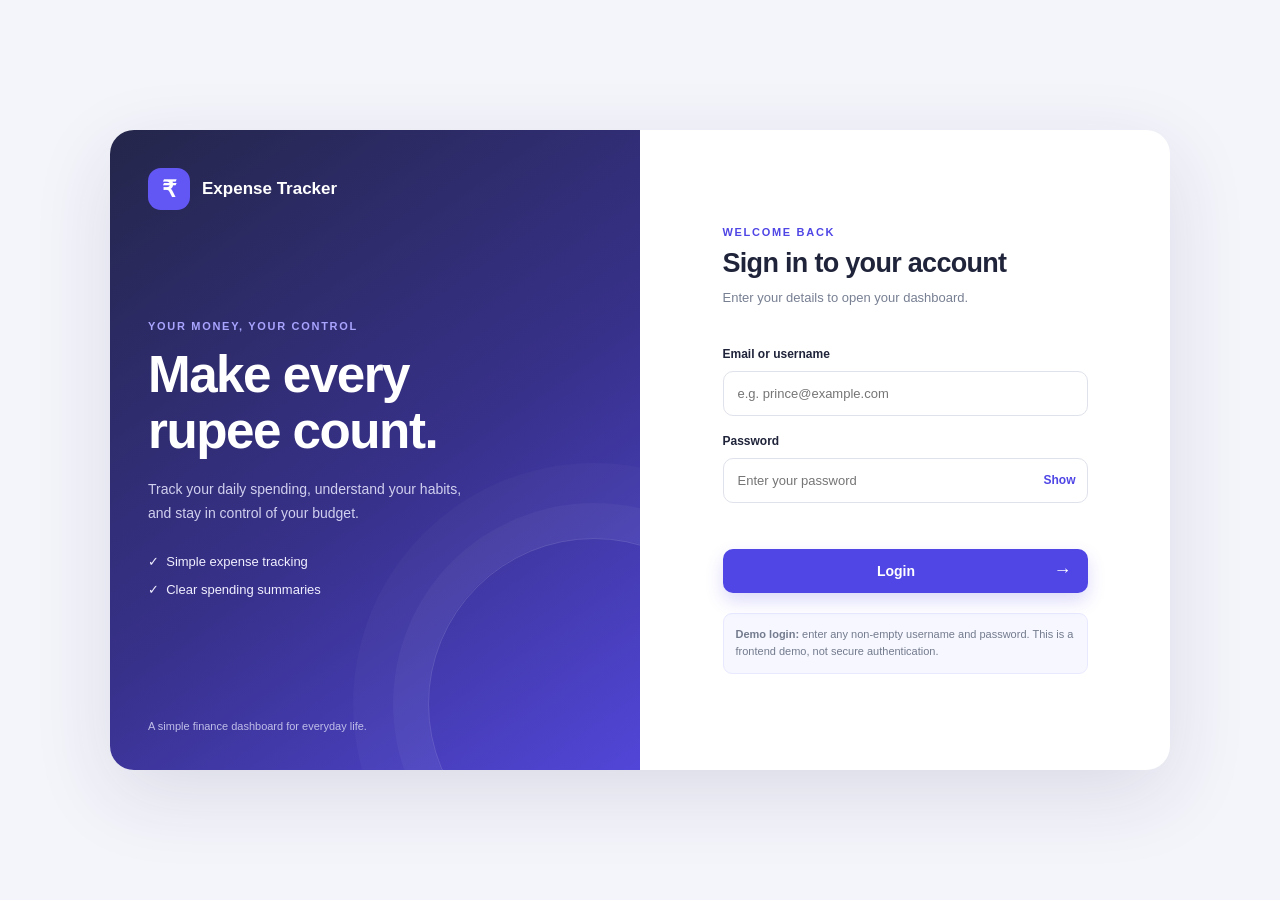
<file: frontend/index.html>
<!DOCTYPE html>
<html lang="en">
<head>
    <meta charset="UTF-8">
    <meta name="viewport" content="width=device-width, initial-scale=1.0">
    <title>Expense Tracker</title>
    <link rel="stylesheet" href="style.css">
<script>if(sessionStorage.getItem("expenseTrackerLoggedIn")!=="true"){window.location.replace("login.html");}</script>
</head>
<body>

<div class="app">
    <aside class="sidebar">
        <div class="brand">
            <div class="brand-icon">₹</div>
            <div>
                <h2>Expense Tracker</h2>
                <p>Manage your money</p>
            </div>
        </div>

        <nav>
            <button class="nav-item active" data-section="dashboard">⌂ <span>Dashboard</span></button>
            <button class="nav-item" data-section="add">＋ <span>Add Expense</span></button>
            <button class="nav-item" data-section="history">▤ <span>Expense History</span></button>
        </nav>

        <div class="sidebar-bottom">
            <p>Mini Java Project</p>
            <small>Simple • Fast • Useful</small>
        </div>
    </aside>

    <main class="main">
        <header class="topbar">
            <div>
                <p class="eyebrow">PERSONAL FINANCE</p>
                <h1 id="pageTitle">Dashboard</h1>
            </div>
            <div class="topbar-actions"><button class="secondary-btn" id="logoutBtn" type="button">Log out</button><button class="primary-btn" id="topAddBtn">＋ Add Expense</button></div>
        </header>

        <section id="dashboard" class="section active-section">
            <div class="cards">
                <div class="card">
                    <div class="card-icon green">₹</div>
                    <div>
                        <p>Total Expenses</p>
                        <h2 id="totalAmount">₹0.00</h2>
                    </div>
                </div>

                <div class="card">
                    <div class="card-icon blue">#</div>
                    <div>
                        <p>Transactions</p>
                        <h2 id="transactionCount">0</h2>
                    </div>
                </div>

                <div class="card">
                    <div class="card-icon purple">⌁</div>
                    <div>
                        <p>Average Expense</p>
                        <h2 id="averageAmount">₹0.00</h2>
                    </div>
                </div>
            </div>

            <div class="content-grid">
                <div class="panel">
                    <div class="panel-heading">
                        <div>
                            <h2>Recent Expenses</h2>
                            <p>Your latest transactions</p>
                        </div>
                        <button class="text-btn" id="viewAllBtn">View all</button>
                    </div>
                    <div id="recentExpenses" class="expense-list"></div>
                </div>

                <div class="panel">
                    <div class="panel-heading">
                        <div>
                            <h2>Categories</h2>
                            <p>Where your money goes</p>
                        </div>
                    </div>
                    <div id="categoryList" class="category-list"></div>
                </div>
            </div>
        </section>

        <section id="add" class="section">
            <div class="form-panel">
                <div class="panel-heading">
                    <div>
                        <h2>Add New Expense</h2>
                        <p>Enter the details of your expense</p>
                    </div>
                </div>

                <form id="expenseForm">
                    <div class="form-grid">
                        <div class="form-group">
                            <label for="amount">Amount (₹)</label>
                            <input type="number" id="amount" min="1" step="0.01" placeholder="e.g. 250" required>
                        </div>

                        <div class="form-group">
                            <label for="category">Category</label>
                            <select id="category" required>
                                <option value="">Select category</option>
                                <option>Food</option>
                                <option>Travel</option>
                                <option>Shopping</option>
                                <option>Education</option>
                                <option>Entertainment</option>
                                <option>Bills</option>
                                <option>Health</option>
                                <option>Other</option>
                            </select>
                        </div>

                        <div class="form-group full">
                            <label for="description">Description</label>
                            <input type="text" id="description" maxlength="60" placeholder="e.g. Lunch with friends" required>
                        </div>

                        <div class="form-group">
                            <label for="date">Date</label>
                            <input type="date" id="date" required>
                        </div>
                    </div>

                    <div class="form-actions">
                        <button type="button" class="secondary-btn" id="cancelBtn">Cancel</button>
                        <button type="submit" class="primary-btn">＋ Add Expense</button>
                    </div>
                </form>
            </div>
        </section>

        <section id="history" class="section">
            <div class="panel">
                <div class="panel-heading">
                    <div>
                        <h2>Expense History</h2>
                        <p>All your recorded expenses</p>
                    </div>
                </div>

                <div class="table-wrap">
                    <table>
                        <thead>
                            <tr>
                                <th>Date</th>
                                <th>Description</th>
                                <th>Category</th>
                                <th>Amount</th>
                                <th>Action</th>
                            </tr>
                        </thead>
                        <tbody id="expenseTable"></tbody>
                    </table>
                </div>
                <div id="emptyHistory" class="empty hidden">No expenses added yet.</div>
            </div>
        </section>
    </main>
</div>

<div id="toast" class="toast"></div>

<script src="script.js"></script>
</body>
</html>
</file>
<file: frontend/style.css>
* {
    box-sizing: border-box;
    margin: 0;
    padding: 0;
}

:root {
    --primary: #4f46e5;
    --primary-dark: #4338ca;
    --bg: #f6f7fb;
    --white: #ffffff;
    --text: #1f2937;
    --muted: #7b8494;
    --border: #e7e9ef;
    --danger: #ef4444;
}

body {
    font-family: Arial, Helvetica, sans-serif;
    background: var(--bg);
    color: var(--text);
}

button, input, select {
    font: inherit;
}

button {
    cursor: pointer;
}

.app {
    min-height: 100vh;
    display: flex;
}

.sidebar {
    width: 250px;
    background: #171a2b;
    color: white;
    padding: 28px 18px;
    display: flex;
    flex-direction: column;
    position: fixed;
    left: 0;
    top: 0;
    bottom: 0;
}

.brand {
    display: flex;
    align-items: center;
    gap: 12px;
    padding: 0 8px 34px;
}

.brand-icon {
    width: 42px;
    height: 42px;
    display: grid;
    place-items: center;
    background: var(--primary);
    border-radius: 12px;
    font-size: 22px;
    font-weight: bold;
}

.brand h2 {
    font-size: 16px;
}

.brand p {
    color: #9da3b5;
    font-size: 11px;
    margin-top: 3px;
}

nav {
    display: grid;
    gap: 8px;
}

.nav-item {
    border: 0;
    background: transparent;
    color: #aeb4c4;
    padding: 13px 14px;
    border-radius: 10px;
    text-align: left;
    font-size: 15px;
}

.nav-item span {
    margin-left: 8px;
}

.nav-item:hover,
.nav-item.active {
    background: #272b43;
    color: white;
}

.sidebar-bottom {
    margin-top: auto;
    padding: 16px 10px;
    color: #9da3b5;
    border-top: 1px solid #2a2e43;
}

.sidebar-bottom p {
    font-size: 12px;
}

.sidebar-bottom small {
    font-size: 10px;
}

.main {
    margin-left: 250px;
    width: calc(100% - 250px);
    padding: 30px 42px;
}

.topbar {
    display: flex;
    justify-content: space-between;
    align-items: center;
    margin-bottom: 28px;
}

.eyebrow {
    font-size: 11px;
    letter-spacing: 1.5px;
    color: var(--primary);
    font-weight: bold;
    margin-bottom: 5px;
}

.topbar h1 {
    font-size: 30px;
}

.primary-btn,
.secondary-btn,
.text-btn {
    border: 0;
    border-radius: 9px;
    padding: 11px 17px;
    font-weight: bold;
}

.primary-btn {
    background: var(--primary);
    color: white;
}

.primary-btn:hover {
    background: var(--primary-dark);
}

.secondary-btn {
    background: #eef0f5;
    color: #555e6e;
}

.cards {
    display: grid;
    grid-template-columns: repeat(3, 1fr);
    gap: 18px;
    margin-bottom: 22px;
}

.card {
    background: white;
    border: 1px solid var(--border);
    border-radius: 14px;
    padding: 22px;
    display: flex;
    align-items: center;
    gap: 15px;
}

.card-icon {
    width: 46px;
    height: 46px;
    border-radius: 12px;
    display: grid;
    place-items: center;
    font-size: 20px;
    font-weight: bold;
}

.green { background: #e7f8ef; color: #15945a; }
.blue { background: #e9f1ff; color: #3973df; }
.purple { background: #f1eaff; color: #8052d6; }

.card p {
    color: var(--muted);
    font-size: 13px;
    margin-bottom: 6px;
}

.card h2 {
    font-size: 22px;
}

.content-grid {
    display: grid;
    grid-template-columns: 1.55fr 1fr;
    gap: 20px;
}

.panel,
.form-panel {
    background: white;
    border: 1px solid var(--border);
    border-radius: 14px;
    padding: 22px;
}

.panel-heading {
    display: flex;
    justify-content: space-between;
    align-items: center;
    margin-bottom: 20px;
}

.panel-heading h2 {
    font-size: 18px;
}

.panel-heading p {
    color: var(--muted);
    font-size: 12px;
    margin-top: 5px;
}

.text-btn {
    background: transparent;
    color: var(--primary);
    padding: 5px;
}

.expense-list {
    display: grid;
    gap: 12px;
}

.expense-row {
    display: flex;
    justify-content: space-between;
    align-items: center;
    border-bottom: 1px solid #f0f1f4;
    padding: 10px 0;
}

.expense-left {
    display: flex;
    align-items: center;
    gap: 12px;
}

.expense-icon {
    width: 38px;
    height: 38px;
    background: #f0f1ff;
    color: var(--primary);
    border-radius: 10px;
    display: grid;
    place-items: center;
    font-weight: bold;
}

.expense-title {
    font-size: 14px;
    font-weight: bold;
}

.expense-meta {
    color: var(--muted);
    font-size: 11px;
    margin-top: 4px;
}

.expense-amount {
    font-size: 14px;
    font-weight: bold;
}

.category-list {
    display: grid;
    gap: 14px;
}

.category-item {
    display: grid;
    gap: 6px;
}

.category-top {
    display: flex;
    justify-content: space-between;
    font-size: 13px;
}

.category-top span:last-child {
    color: var(--muted);
}

.progress {
    height: 7px;
    background: #eef0f4;
    border-radius: 20px;
    overflow: hidden;
}

.progress div {
    height: 100%;
    background: var(--primary);
    border-radius: 20px;
}

.section {
    display: none;
}

.active-section {
    display: block;
}

.form-panel {
    max-width: 850px;
}

.form-grid {
    display: grid;
    grid-template-columns: 1fr 1fr;
    gap: 20px;
}

.form-group {
    display: grid;
    gap: 8px;
}

.form-group.full {
    grid-column: 1 / -1;
}

label {
    font-size: 13px;
    font-weight: bold;
}

input,
select {
    width: 100%;
    border: 1px solid #dfe2e8;
    border-radius: 9px;
    padding: 12px;
    outline: none;
    background: white;
}

input:focus,
select:focus {
    border-color: var(--primary);
}

.form-actions {
    display: flex;
    justify-content: flex-end;
    gap: 10px;
    margin-top: 25px;
}

.table-wrap {
    overflow-x: auto;
}

table {
    width: 100%;
    border-collapse: collapse;
}

th,
td {
    padding: 14px 10px;
    text-align: left;
    border-bottom: 1px solid #eef0f3;
    font-size: 13px;
}

th {
    color: var(--muted);
    font-size: 11px;
    text-transform: uppercase;
}

.delete-btn {
    border: 0;
    background: #feecec;
    color: var(--danger);
    padding: 7px 10px;
    border-radius: 7px;
    font-size: 12px;
}

.empty {
    text-align: center;
    color: var(--muted);
    padding: 30px;
}

.hidden {
    display: none;
}

.toast {
    position: fixed;
    right: 25px;
    bottom: 25px;
    background: #171a2b;
    color: white;
    padding: 13px 18px;
    border-radius: 9px;
    opacity: 0;
    transform: translateY(10px);
    transition: 0.25s;
    pointer-events: none;
    font-size: 13px;
}

.toast.show {
    opacity: 1;
    transform: translateY(0);
}

@media (max-width: 900px) {
    .sidebar {
        width: 210px;
    }

    .main {
        margin-left: 210px;
        width: calc(100% - 210px);
        padding: 25px;
    }

    .content-grid {
        grid-template-columns: 1fr;
    }
}

@media (max-width: 650px) {
    .sidebar {
        position: static;
        width: 100%;
        height: auto;
    }

    .app {
        display: block;
    }

    .main {
        margin-left: 0;
        width: 100%;
        padding: 20px;
    }

    .cards,
    .form-grid {
        grid-template-columns: 1fr;
    }

    .form-group.full {
        grid-column: auto;
    }

    .topbar {
        gap: 15px;
        align-items: flex-start;
    }
}

.topbar-actions{display:flex;align-items:center;gap:10px}.secondary-btn{background:#eef0f5;color:#555e6e;border:0;border-radius:9px;padding:11px 17px;font-weight:bold}@media(max-width:650px){.topbar-actions{flex-wrap:wrap;justify-content:flex-end}}
</file>
<file: frontend/login.css>
*{box-sizing:border-box;margin:0;padding:0}:root{--primary:#4f46e5;--dark:#4338ca;--text:#20243a;--muted:#777f92}body{min-height:100vh;font-family:Arial,Helvetica,sans-serif;background:#f4f5fb;color:var(--text);display:grid;place-items:center;padding:28px}.login-page{width:min(1060px,100%);min-height:640px;display:grid;grid-template-columns:1fr 1fr;overflow:hidden;background:#fff;border-radius:24px;box-shadow:0 24px 80px #1f23461f}.welcome-panel{background:linear-gradient(145deg,#24264a,#38318b 55%,#5146d8);color:white;padding:38px;display:flex;flex-direction:column;position:relative;overflow:hidden}.welcome-panel:after{content:"";width:330px;height:330px;border:1px solid #ffffff24;border-radius:50%;position:absolute;right:-120px;bottom:-100px;box-shadow:0 0 0 35px #ffffff09,0 0 0 75px #ffffff06}.brand,.mobile-brand{display:flex;align-items:center;gap:12px;font-weight:bold;font-size:17px}.brand-icon{width:42px;height:42px;border-radius:13px;display:grid;place-items:center;background:#6257f4;color:white;font-size:23px;font-weight:bold}.welcome-copy{margin:auto 0;max-width:390px;position:relative;z-index:1}.eyebrow{font-size:11px;font-weight:bold;letter-spacing:1.7px;color:#a9a5ff;margin-bottom:15px}.purple{color:var(--primary)}.welcome-copy h1{font-size:clamp(36px,4vw,52px);line-height:1.08;letter-spacing:-1.5px;margin-bottom:20px}.welcome-description{color:#d1d0ef;line-height:1.7;font-size:14px;max-width:330px;margin-bottom:28px}.feature{font-size:13px;color:#f0efff;margin:13px 0}.welcome-footer{font-size:11px;color:#c0bee8;position:relative;z-index:1}.form-panel{display:flex;align-items:center;justify-content:center;padding:48px}.form-wrap{width:100%;max-width:365px}.form-wrap .eyebrow{margin-bottom:10px}.form-wrap h2{font-size:27px;letter-spacing:-.7px;margin-bottom:9px}.subheading{color:var(--muted);font-size:13px;line-height:1.6;margin-bottom:30px}form{display:grid;gap:10px}label{font-size:12px;font-weight:bold;margin-top:8px}input{width:100%;border:1px solid #dfe2eb;border-radius:10px;padding:14px;outline:none;font-size:13px;background:white}input:focus{border-color:var(--primary);box-shadow:0 0 0 3px #4f46e51a}.password-wrap{position:relative}.password-wrap input{padding-right:60px}.password-wrap button{position:absolute;right:12px;top:50%;transform:translateY(-50%);background:transparent;border:0;color:var(--primary);font-size:12px;font-weight:bold;cursor:pointer}.login-button{border:0;border-radius:10px;padding:14px 16px;background:var(--primary);color:white;font-size:14px;font-weight:bold;margin-top:12px;cursor:pointer;box-shadow:0 8px 18px #4f46e533}.login-button:hover{background:var(--dark)}.login-button span{float:right;font-size:18px;line-height:14px}.error{color:#dc2626;font-size:12px;min-height:14px}.demo-note{color:#737b8d;background:#f6f7ff;border:1px solid #e8e9ff;padding:12px;border-radius:9px;font-size:11px;line-height:1.6;margin-top:20px}.mobile-brand{display:none}@media(max-width:760px){body{padding:14px}.login-page{grid-template-columns:1fr;min-height:auto;max-width:480px}.welcome-panel{display:none}.form-panel{padding:34px 25px}.mobile-brand{display:flex;margin-bottom:38px}.form-wrap h2{font-size:25px}}
</file>
